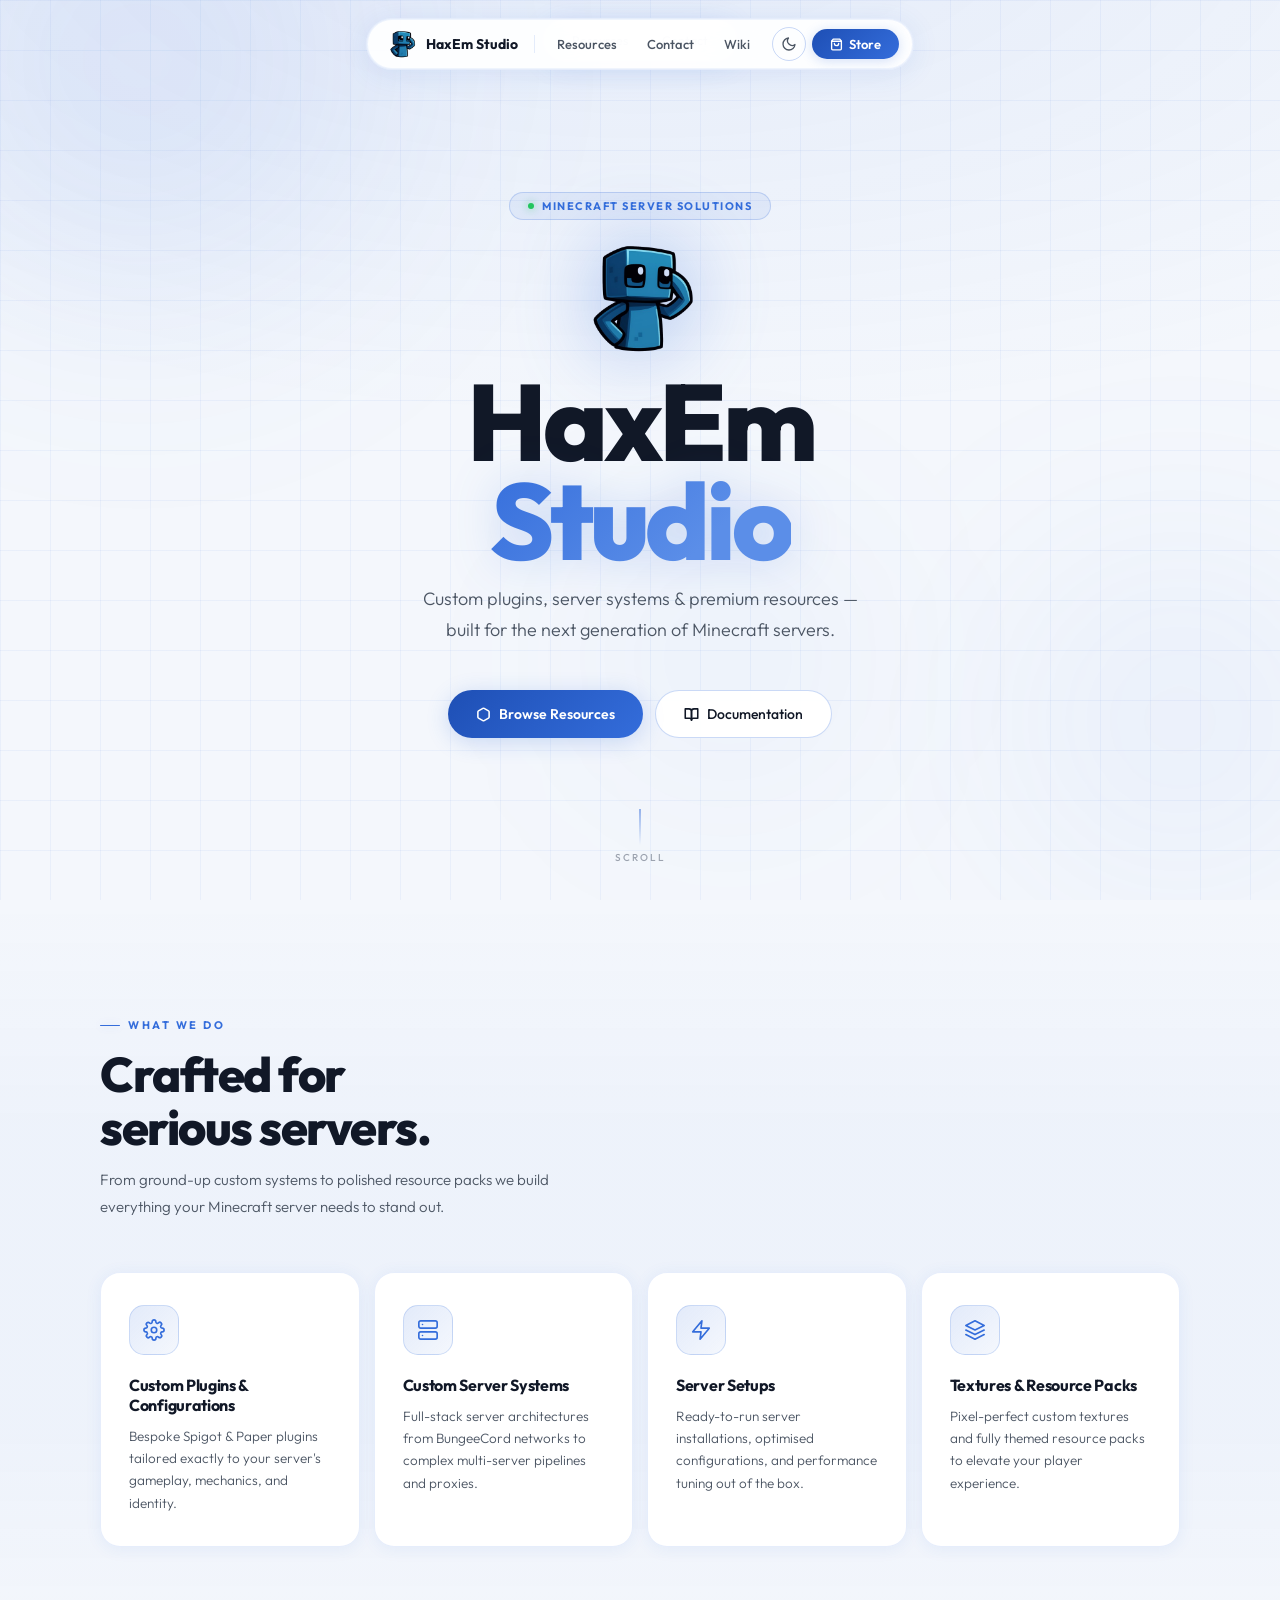
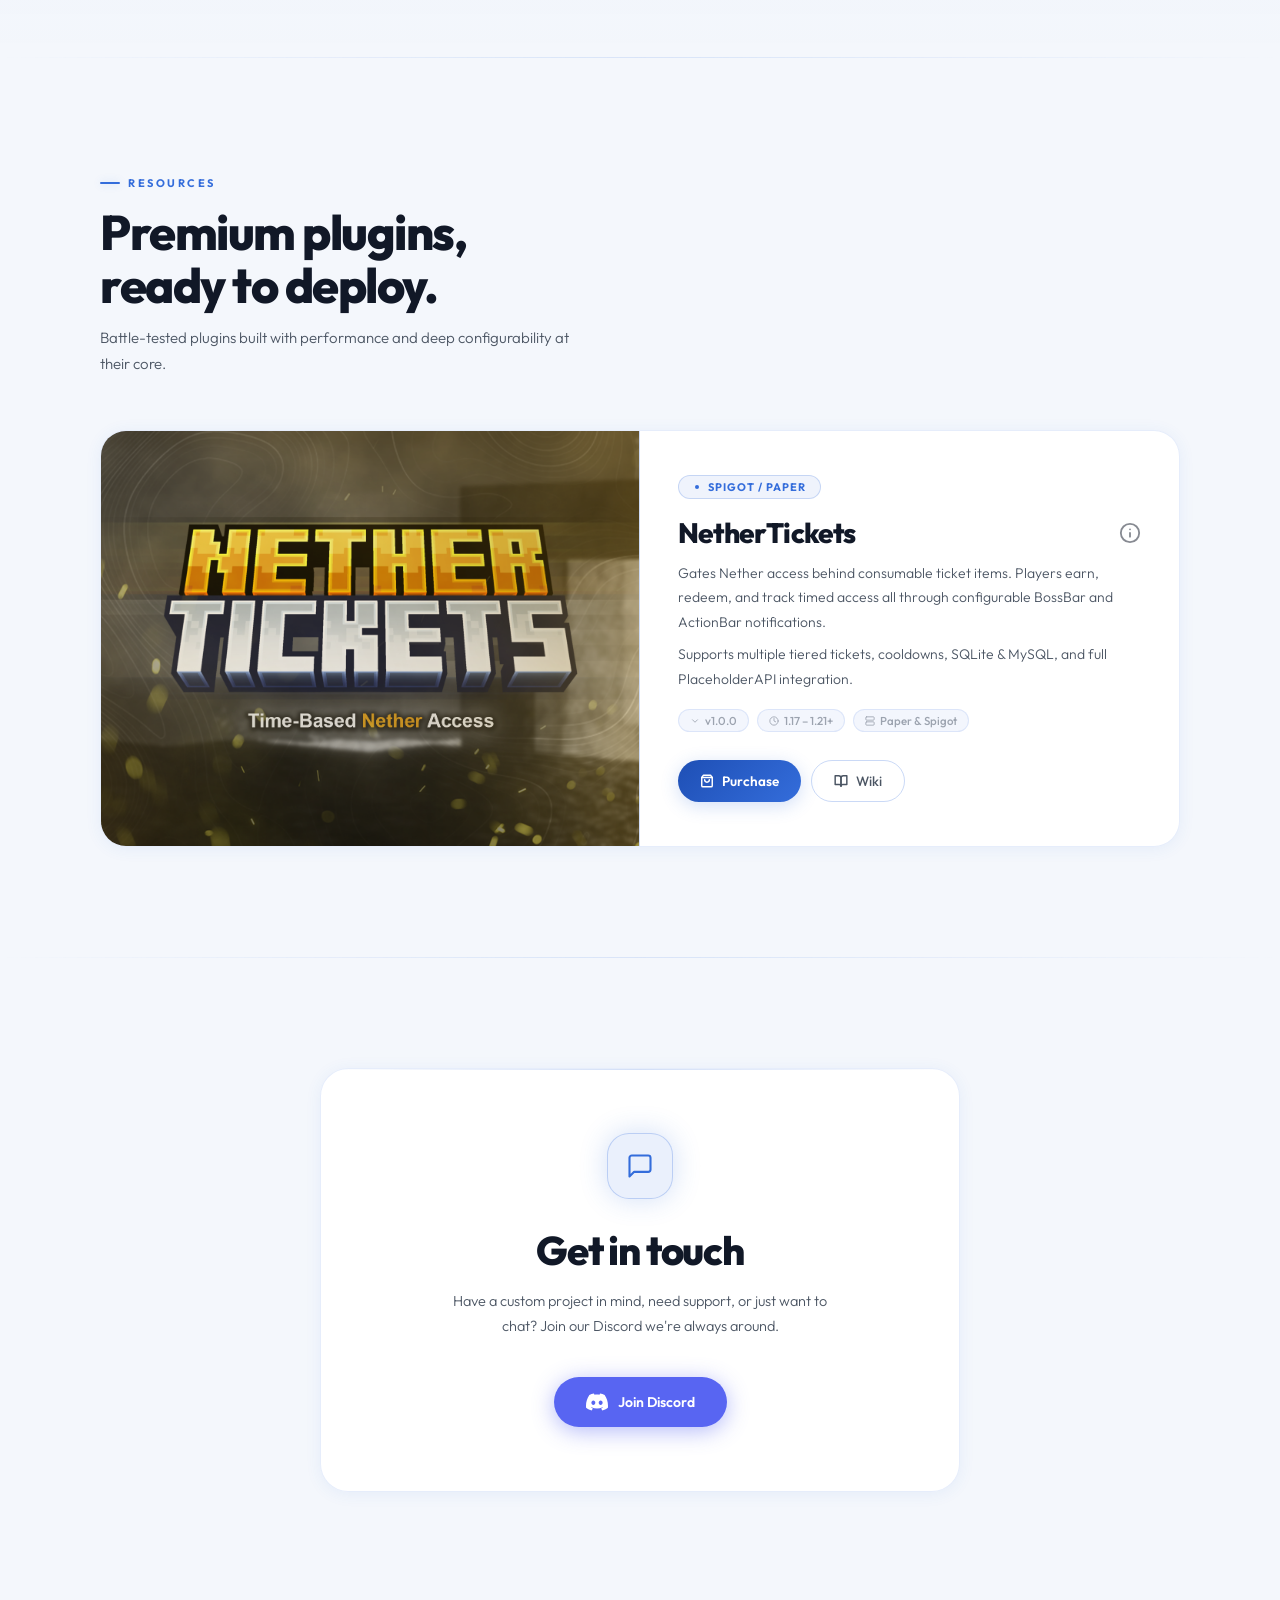
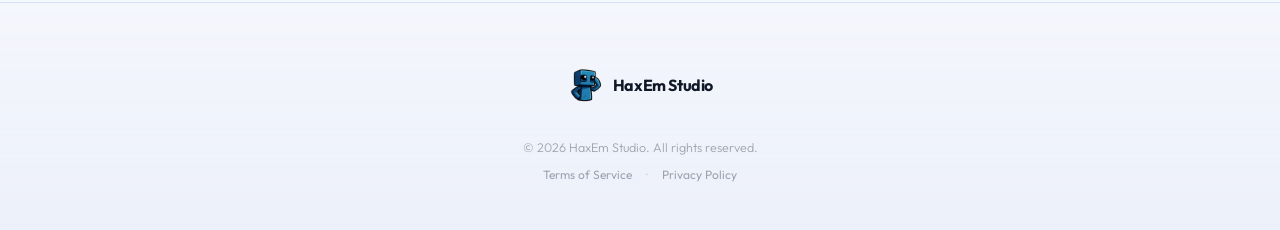
<file: index.html>
<!DOCTYPE html>
<html lang="en">

<head>
  <meta charset="UTF-8">
  <meta name="viewport" content="width=device-width, initial-scale=1.0">

  <script>
    (function () {
      var saved = localStorage.getItem('haxem-theme');
      if (saved === 'dark' || (!saved && window.matchMedia('(prefers-color-scheme: dark)').matches)) {
        document.documentElement.setAttribute('data-theme', 'dark');
      }
    })();
  </script>

  <title>HaxEm Studio — Custom Minecraft Plugins & Server Solutions</title>
  <meta name="description"
    content="HaxEm Studio crafts premium Minecraft plugins, custom server systems, and resource packs built for the next generation of serious servers.">
  <meta name="keywords"
    content="Minecraft plugins, Spigot plugins, Paper plugins, custom server systems, Minecraft resource packs, HaxEm Studio, server setup, BungeeCord">
  <meta name="author" content="HaxEm Studio">
  <meta name="robots" content="index, follow">
  <link rel="canonical" href="https://haxemstudio.vercel.app/">

  <meta property="og:type" content="website">
  <meta property="og:url" content="https://haxemstudio.vercel.app/">
  <meta property="og:title" content="HaxEm Studio — Custom Minecraft Plugins & Server Solutions">
  <meta property="og:description"
    content="Premium Minecraft plugins, custom server systems & resource packs — built for serious servers.">
  <meta property="og:image" content="https://haxemstudio.vercel.app/assets/og-image.png">
  <meta property="og:site_name" content="HaxEm Studio">
  <meta property="og:locale" content="en_US">

  <meta name="twitter:card" content="summary_large_image">
  <meta name="twitter:title" content="HaxEm Studio — Custom Minecraft Plugins">
  <meta name="twitter:description"
    content="Premium Minecraft plugins, custom server systems & resource packs — built for serious servers.">
  <meta name="twitter:image" content="https://haxemstudio.vercel.app/assets/og-image.png">

  <link rel="icon"
    href="data:image/svg+xml,%3Csvg xmlns='http://www.w3.org/2000/svg' viewBox='0 0 50 50'%3E%3Crect width='50' height='50' rx='12' fill='%232563EB'/%3E%3Cpath d='M10 8L10 42M10 25L40 25M40 8L40 42' stroke='white' stroke-width='7' stroke-linecap='round'/%3E%3C/svg%3E">
  <link rel="apple-touch-icon"
    href="data:image/svg+xml,%3Csvg xmlns='http://www.w3.org/2000/svg' viewBox='0 0 50 50'%3E%3Crect width='50' height='50' rx='12' fill='%232563EB'/%3E%3Cpath d='M10 8L10 42M10 25L40 25M40 8L40 42' stroke='white' stroke-width='7' stroke-linecap='round'/%3E%3C/svg%3E">

  <meta name="theme-color" content="#F4F7FC" media="(prefers-color-scheme: light)">
  <meta name="theme-color" content="#050A14" media="(prefers-color-scheme: dark)">

  <link rel="preconnect" href="https://fonts.googleapis.com">
  <link rel="preconnect" href="https://fonts.gstatic.com" crossorigin>
  <link href="https://fonts.googleapis.com/css2?family=Outfit:wght@200;300;400;500;600;700;800&display=swap"
    rel="stylesheet">

  <link rel="stylesheet" href="css/global.css">
  <link rel="stylesheet" href="css/index.css">
</head>

<body>

  <div id="toast" class="toast" role="status" aria-live="polite">
    <div class="toast-icon" aria-hidden="true">
      <svg viewBox="0 0 24 24">
        <path d="M12 22s8-4 8-10V5l-8-3-8 3v7c0 6 8 10 8 10z" />
      </svg>
    </div>
    <span class="toast-msg"></span>
  </div>

  <div class="blob-c" aria-hidden="true">
    <div class="blob b1"></div>
    <div class="blob b2"></div>
    <div class="blob b3"></div>
  </div>

  <nav aria-label="Main navigation">
    <a href="index.html" class="nav-logo" aria-label="HaxEm Studio home">
      <div class="nav-logo-icon" aria-hidden="true" style="background: transparent; box-shadow: none;">
        <img src="assets/logo.png" alt="HaxEm Studio Logo" width="384" height="384" style="width: 100%; height: 100%; border-radius: 9px; object-fit: contain;">
      </div>
      HaxEm Studio
    </a>
    <div class="nav-div" aria-hidden="true"></div>
    <a href="#resources" class="nav-link">Resources</a>
    <a href="#contact" class="nav-link">Contact</a>
    <a href="https://haxemstudio.gitbook.io/wiki" class="nav-link" target="_blank" rel="noopener noreferrer">Wiki</a>

    <button class="theme-toggle" id="theme-toggle" aria-label="Toggle dark mode" title="Toggle dark mode">
      <svg class="icon-moon" viewBox="0 0 24 24">
        <path d="M21 12.79A9 9 0 1 1 11.21 3 7 7 0 0 0 21 12.79z" stroke-linejoin="round" />
      </svg>
      <svg class="icon-sun" viewBox="0 0 24 24">
        <circle cx="12" cy="12" r="5" />
        <line x1="12" y1="1" x2="12" y2="3" />
        <line x1="12" y1="21" x2="12" y2="23" />
        <line x1="4.22" y1="4.22" x2="5.64" y2="5.64" />
        <line x1="18.36" y1="18.36" x2="19.78" y2="19.78" />
        <line x1="1" y1="12" x2="3" y2="12" />
        <line x1="21" y1="12" x2="23" y2="12" />
        <line x1="4.22" y1="19.78" x2="5.64" y2="18.36" />
        <line x1="18.36" y1="5.64" x2="19.78" y2="4.22" />
      </svg>
    </button>

    <a href="https://builtbybit.com/creators/haxem-studio.587287/" target="_blank" rel="noopener noreferrer"
      class="nav-cta" aria-label="Visit our store on BuiltByBit">
      <svg width="13" height="13" viewBox="0 0 24 24" fill="none" stroke="currentColor" stroke-width="2.5"
        stroke-linecap="round" stroke-linejoin="round" aria-hidden="true">
        <path d="M6 2 3 6v14a2 2 0 0 0 2 2h14a2 2 0 0 0 2-2V6l-3-4z" />
        <line x1="3" y1="6" x2="21" y2="6" />
        <path d="M16 10a4 4 0 0 1-8 0" />
      </svg>
      Store
    </a>

    <button class="nav-burger" id="nav-burger" aria-label="Toggle menu" aria-expanded="false">
      <span></span><span></span><span></span>
    </button>
  </nav>

  <div class="mob-menu" id="mob-menu" role="dialog" aria-label="Mobile navigation">
    <a href="#resources" class="mob-link">Resources</a>
    <a href="#contact" class="mob-link">Contact</a>
    <div class="mob-div" aria-hidden="true"></div>
    <a href="https://haxemstudio.gitbook.io/wiki" class="mob-link" target="_blank" rel="noopener noreferrer">Wiki</a>
    <a href="https://builtbybit.com/creators/haxem-studio.587287/" class="mob-link" target="_blank"
      rel="noopener noreferrer">Store</a>
    <div class="mob-div" aria-hidden="true"></div>
    <a href="legal.html" class="mob-link">Terms of Service</a>
    <a href="legal.html#privacy" class="mob-link">Privacy Policy</a>
  </div>


  <section class="hero" aria-labelledby="hero-heading">

    <div class="hero-badge">
      <span class="badge-dot" aria-hidden="true"></span>
      Minecraft Server Solutions
    </div>

    <div class="hero-logo" aria-hidden="true">
      <div class="logo-mark" style="background: transparent; box-shadow: none;">
        <img src="assets/logo.png" alt="HaxEm Studio Logo" width="384" height="384" style="width: 120px; height: 120px; border-radius: 26px; object-fit: contain; filter: drop-shadow(0 0 40px rgba(52, 109, 219, 0.4));">
      </div>
    </div>

    <h1 id="hero-heading">HaxEm<br><span>Studio</span></h1>

    <p class="hero-sub">
      Custom plugins, server systems &amp; premium resources —
      built for the next generation of Minecraft servers.
    </p>

    <div class="hero-actions">
      <a href="#resources" class="btn-p">
        <svg width="15" height="15" viewBox="0 0 24 24" fill="none" stroke="currentColor" stroke-width="2.5"
          stroke-linecap="round" stroke-linejoin="round" aria-hidden="true">
          <path
            d="M21 16V8a2 2 0 0 0-1-1.73l-7-4a2 2 0 0 0-2 0l-7 4A2 2 0 0 0 3 8v8a2 2 0 0 0 1 1.73l7 4a2 2 0 0 0 2 0l7-4A2 2 0 0 0 21 16z" />
        </svg>
        Browse Resources
      </a>
      <a href="https://haxemstudio.gitbook.io/wiki" class="btn-s" target="_blank" rel="noopener noreferrer">
        <svg width="15" height="15" viewBox="0 0 24 24" fill="none" stroke="currentColor" stroke-width="2.5"
          stroke-linecap="round" stroke-linejoin="round" aria-hidden="true">
          <path d="M2 3h6a4 4 0 0 1 4 4v14a3 3 0 0 0-3-3H2z" />
          <path d="M22 3h-6a4 4 0 0 0-4 4v14a3 3 0 0 1 3-3h7z" />
        </svg>
        Documentation
      </a>
    </div>

    <div class="scroll-ind" aria-label="Scroll down">
      <div class="sc-line" aria-hidden="true"></div>
      <span>Scroll</span>
    </div>
  </section>

  <section class="srv-sec" aria-labelledby="services-heading">
    <div class="container">

      <div class="reveal">
        <div class="sec-label" aria-hidden="true">What We Do</div>
        <h2 id="services-heading" class="sec-title">Crafted for<br>serious servers.</h2>
        <p class="sec-desc">From ground-up custom systems to polished resource packs we build everything your Minecraft
          server needs to stand out.</p>
      </div>

      <div class="srv-grid">

        <div class="srv-card reveal rd1">
          <div class="srv-icon" aria-hidden="true">
            <svg viewBox="0 0 24 24">
              <circle cx="12" cy="12" r="3" />
              <path
                d="M19.4 15a1.65 1.65 0 0 0 .33 1.82l.06.06a2 2 0 0 1-2.83 2.83l-.06-.06a1.65 1.65 0 0 0-1.82-.33 1.65 1.65 0 0 0-1 1.51V21a2 2 0 0 1-4 0v-.09A1.65 1.65 0 0 0 9 19.4a1.65 1.65 0 0 0-1.82.33l-.06.06a2 2 0 0 1-2.83-2.83l.06-.06A1.65 1.65 0 0 0 4.68 15a1.65 1.65 0 0 0-1.51-1H3a2 2 0 0 1 0-4h.09A1.65 1.65 0 0 0 4.6 9a1.65 1.65 0 0 0-.33-1.82l-.06-.06a2 2 0 0 1 2.83-2.83l.06.06A1.65 1.65 0 0 0 9 4.68a1.65 1.65 0 0 0 1-1.51V3a2 2 0 0 1 4 0v.09a1.65 1.65 0 0 0 1 1.51 1.65 1.65 0 0 0 1.82-.33l.06-.06a2 2 0 0 1 2.83 2.83l-.06.06A1.65 1.65 0 0 0 19.4 9a1.65 1.65 0 0 0 1.51 1H21a2 2 0 0 1 0 4h-.09a1.65 1.65 0 0 0-1.51 1z" />
            </svg>
          </div>
          <h3>Custom Plugins &amp; Configurations</h3>
          <p>Bespoke Spigot &amp; Paper plugins tailored exactly to your server's gameplay, mechanics, and identity.</p>
        </div>

        <div class="srv-card reveal rd2">
          <div class="srv-icon" aria-hidden="true">
            <svg viewBox="0 0 24 24">
              <rect x="2" y="2" width="20" height="8" rx="2" />
              <rect x="2" y="14" width="20" height="8" rx="2" />
              <line x1="6" y1="6" x2="6.01" y2="6" />
              <line x1="6" y1="18" x2="6.01" y2="18" />
            </svg>
          </div>
          <h3>Custom Server Systems</h3>
          <p>Full-stack server architectures from BungeeCord networks to complex multi-server pipelines and proxies.</p>
        </div>

        <div class="srv-card reveal rd3">
          <div class="srv-icon" aria-hidden="true">
            <svg viewBox="0 0 24 24">
              <polygon points="13 2 3 14 12 14 11 22 21 10 12 10 13 2" />
            </svg>
          </div>
          <h3>Server Setups</h3>
          <p>Ready-to-run server installations, optimised configurations, and performance tuning out of the box.</p>
        </div>

        <div class="srv-card reveal rd4">
          <div class="srv-icon" aria-hidden="true">
            <svg viewBox="0 0 24 24">
              <polygon points="12 2 2 7 12 12 22 7 12 2" />
              <polyline points="2 17 12 22 22 17" />
              <polyline points="2 12 12 17 22 12" />
            </svg>
          </div>
          <h3>Textures &amp; Resource Packs</h3>
          <p>Pixel-perfect custom textures and fully themed resource packs to elevate your player experience.</p>
        </div>

      </div>
    </div>
  </section>

  <div class="g-div" aria-hidden="true"></div>


  <section id="resources" aria-labelledby="resources-heading">
    <div class="container">

      <div class="reveal">
        <div class="sec-label" aria-hidden="true">Resources</div>
        <h2 id="resources-heading" class="sec-title">Premium plugins,<br>ready to deploy.</h2>
        <p class="sec-desc">Battle-tested plugins built with performance and deep configurability at their core.</p>
      </div>

      <article class="res-card reveal" aria-label="NetherTickets plugin">

        <div class="res-img" aria-hidden="true">
          <img src="assets/nethertickets.png" alt="NetherTickets Preview" width="1920" height="1080" class="res-banner" loading="lazy">
        </div>

        <div class="res-body">
          <div class="res-tag">
            <svg width="8" height="8" viewBox="0 0 24 24" fill="currentColor" aria-hidden="true">
              <circle cx="12" cy="12" r="6" />
            </svg>
            Spigot / Paper
          </div>
          <div style="display: flex; align-items: center; justify-content: space-between; margin-bottom: 12px;">
            <h3 style="margin-bottom: 0;">NetherTickets</h3>
            <div class="custom-tooltip-wrapper" data-tooltip="Timed Nether access with tickets, entry rules, placeholders, and SQLite/MySQL support." style="cursor: default; opacity: 0.5; display: flex; transition: opacity 0.2s;">
              <svg width="22" height="22" viewBox="0 0 24 24" fill="none" stroke="currentColor" stroke-width="2" stroke-linecap="round" stroke-linejoin="round" aria-hidden="true">
                <circle cx="12" cy="12" r="10"></circle>
                <line x1="12" y1="16" x2="12" y2="12"></line>
                <line x1="12" y1="8" x2="12.01" y2="8"></line>
              </svg>
            </div>
          </div>
          <p>Gates Nether access behind consumable ticket items. Players earn, redeem, and track timed access all
            through configurable BossBar and ActionBar notifications.</p>
          <p>Supports multiple tiered tickets, cooldowns, SQLite &amp; MySQL, and full PlaceholderAPI integration.</p>

          <div class="res-meta">
            <span class="res-chip">
              <svg viewBox="0 0 24 24" aria-hidden="true">
                <polyline points="6 9 12 15 18 9" />
              </svg>
              v1.0.0
            </span>
            <span class="res-chip">
              <svg viewBox="0 0 24 24" aria-hidden="true">
                <circle cx="12" cy="12" r="10" />
                <polyline points="12 6 12 12 16 14" />
              </svg>
              1.17 – 1.21+
            </span>
            <span class="res-chip">
              <svg viewBox="0 0 24 24" aria-hidden="true">
                <rect x="2" y="2" width="20" height="8" rx="2" />
                <rect x="2" y="14" width="20" height="8" rx="2" />
              </svg>
              Paper &amp; Spigot
            </span>
          </div>

          <div class="res-actions">
            <a href="https://builtbybit.com/resources/nethertickets-time-based-nether-access.104698/" target="_blank" rel="noopener noreferrer"
              class="btn-buy" id="nethertickets-buy">
              <svg width="14" height="14" viewBox="0 0 24 24" fill="none" stroke="currentColor" stroke-width="2.5"
                stroke-linecap="round" stroke-linejoin="round" aria-hidden="true">
                <path d="M6 2 3 6v14a2 2 0 0 0 2 2h14a2 2 0 0 0 2-2V6l-3-4z" />
                <line x1="3" y1="6" x2="21" y2="6" />
                <path d="M16 10a4 4 0 0 1-8 0" />
              </svg>
              Purchase
            </a>
            <a href="https://haxemstudio.gitbook.io/wiki/plugins/nethertickets" class="btn-wk" target="_blank"
              rel="noopener noreferrer" id="nethertickets-wiki">
              <svg width="14" height="14" viewBox="0 0 24 24" fill="none" stroke="currentColor" stroke-width="2.5"
                stroke-linecap="round" stroke-linejoin="round" aria-hidden="true">
                <path d="M2 3h6a4 4 0 0 1 4 4v14a3 3 0 0 0-3-3H2z" />
                <path d="M22 3h-6a4 4 0 0 0-4 4v14a3 3 0 0 1 3-3h7z" />
              </svg>
              Wiki
            </a>
          </div>
        </div>
      </article>

    </div>
  </section>

  <div class="g-div" aria-hidden="true"></div>


  <section id="contact" class="contact-sec" aria-labelledby="contact-heading">
    <div class="container">

      <div class="contact-card reveal">
        <div class="contact-icon" aria-hidden="true">
          <svg viewBox="0 0 24 24">
            <path d="M21 15a2 2 0 0 1-2 2H7l-4 4V5a2 2 0 0 1 2-2h14a2 2 0 0 1 2 2z" />
          </svg>
        </div>

        <h2 id="contact-heading">Get in touch</h2>
        <p>Have a custom project in mind, need support, or just want to chat? Join our Discord we're always around.</p>

        <div class="contact-links">
          <a href="#" class="btn-discord" data-soon="Discord" id="discord-link">
            <img src="assets/discord.svg" width="22" height="22" alt="" aria-hidden="true">
            Join Discord
          </a>
        </div>
      </div>

    </div>
  </section>


  <footer>
    <a href="index.html" class="ft-logo" aria-label="HaxEm Studio home">
      <div class="ft-mark" aria-hidden="true" style="background: transparent; box-shadow: none;">
        <img src="assets/logo.png" alt="HaxEm Studio Logo" width="384" height="384" style="width: 100%; height: 100%; border-radius: 11px; object-fit: contain;">
      </div>
      <span>HaxEm Studio</span>
    </a>

    <nav class="ft-links" aria-label="Footer navigation">
      <a href="#resources" class="ft-link">Resources</a>
      <a href="#contact" class="ft-link">Contact</a>
    </nav>

    <div class="ft-bottom">
      <p>© 2026 HaxEm Studio. All rights reserved.</p>
      <div class="ft-legal">
        <a href="legal.html" class="ft-legal-link">Terms of Service</a>
        <span class="ft-sep">&middot;</span>
        <a href="legal.html#privacy" class="ft-legal-link">Privacy Policy</a>
      </div>
    </div>
  </footer>


  <script src="js/main.js"></script>

</body>

</html>
</file>
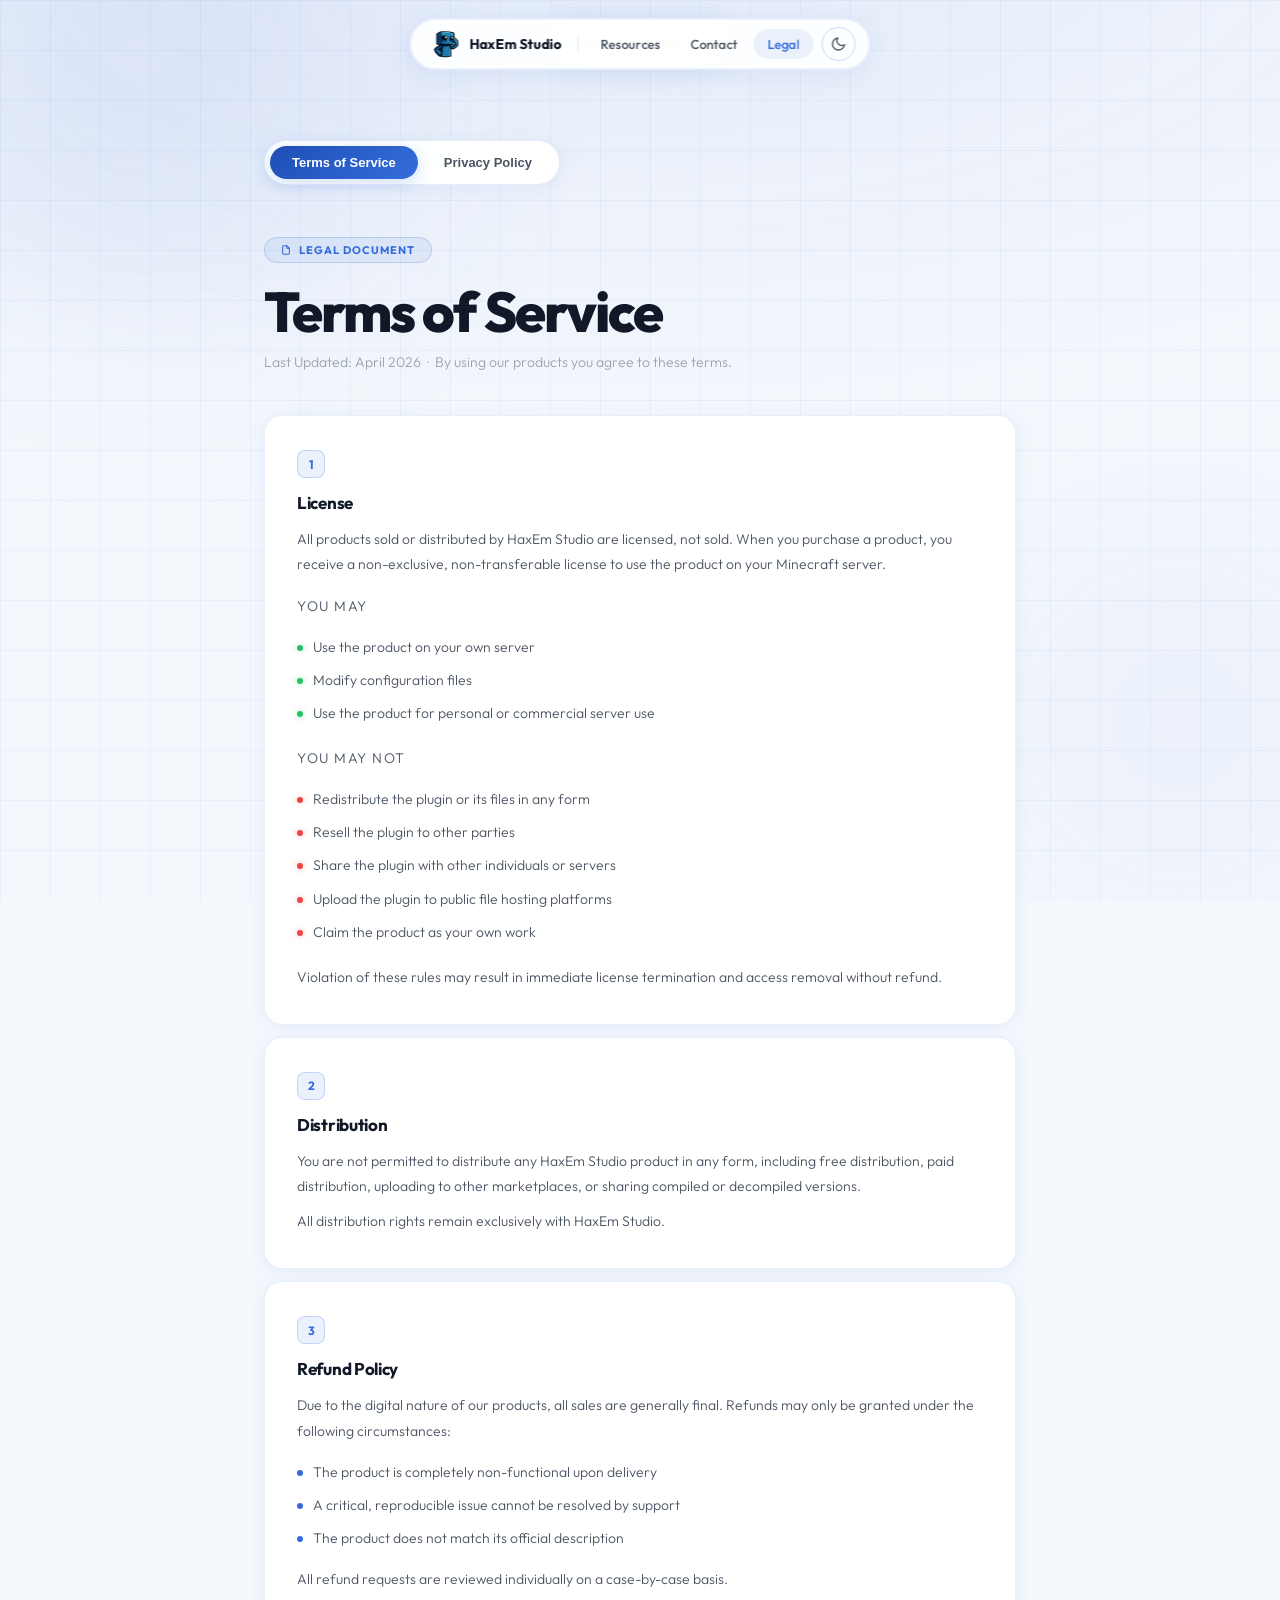
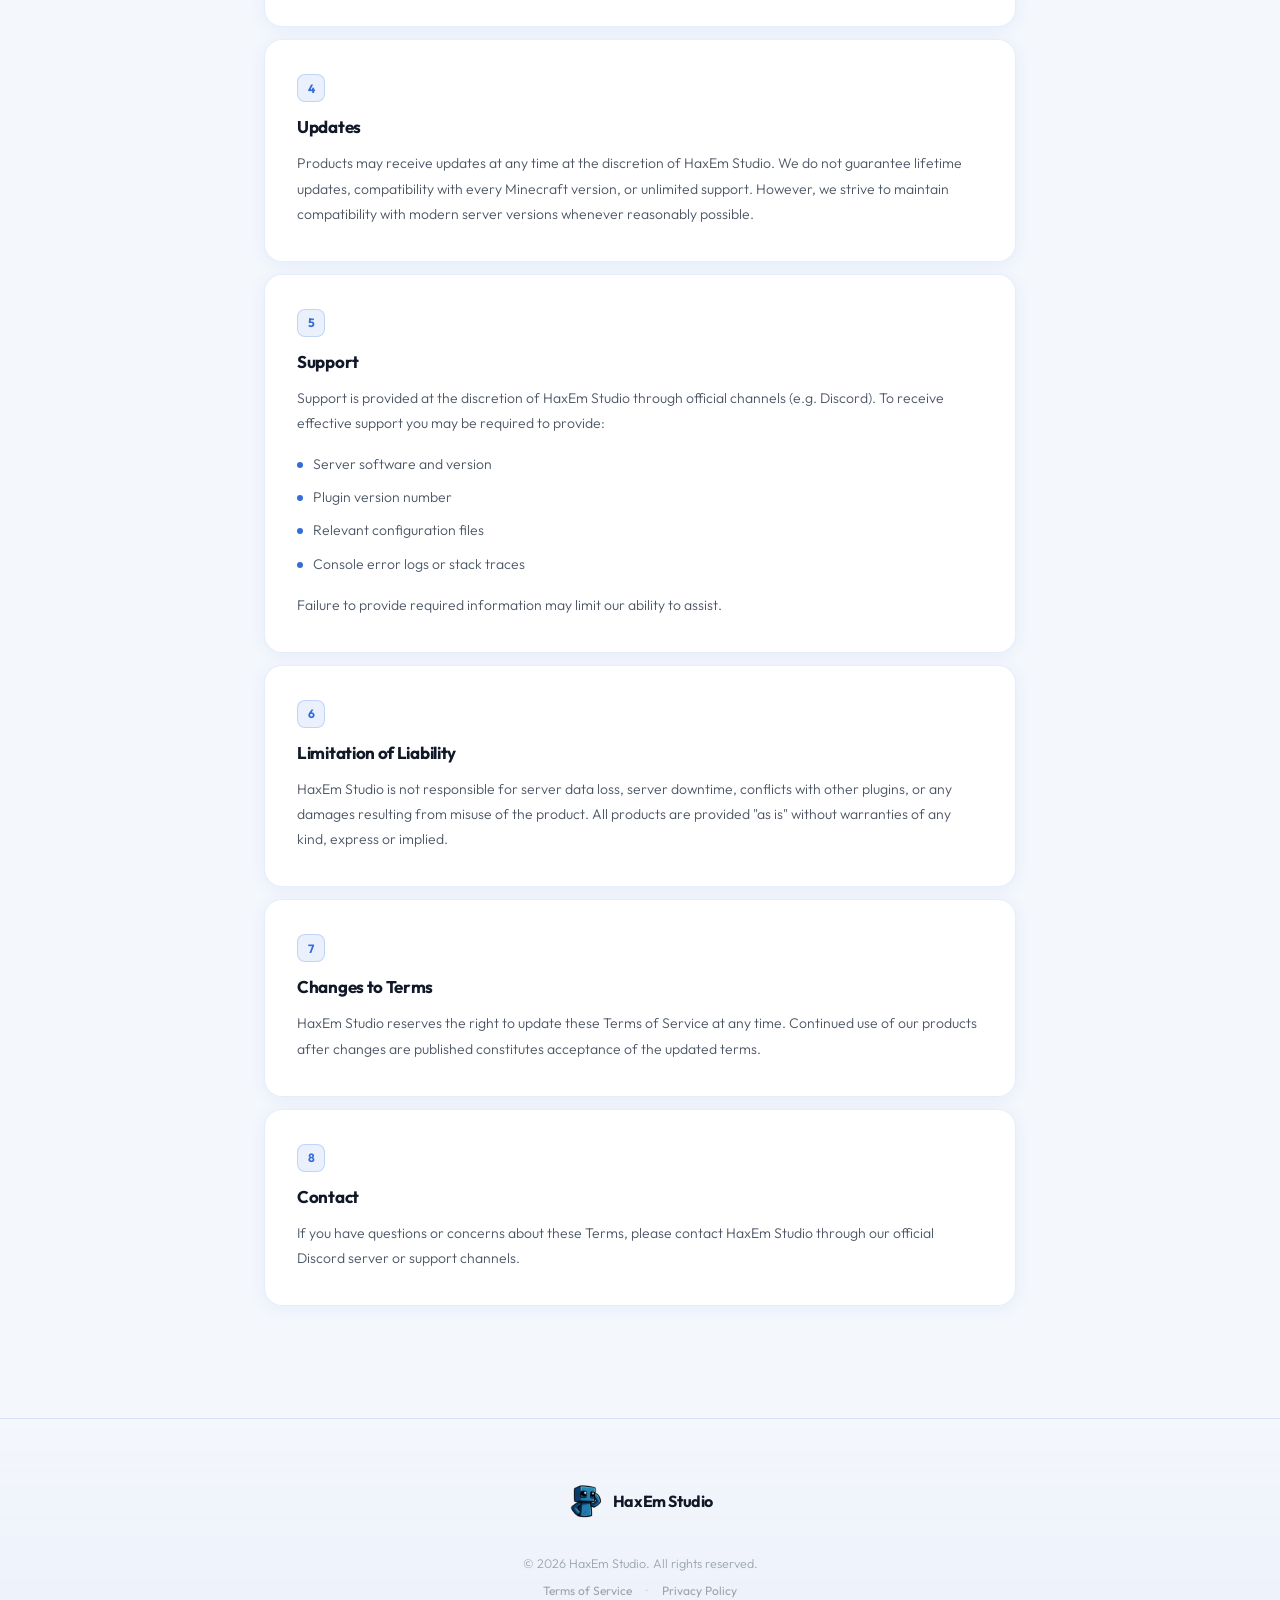
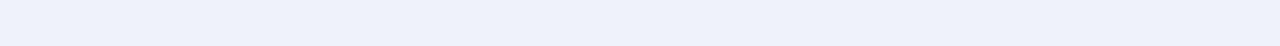
<file: legal.html>
<!DOCTYPE html>
<html lang="en">

<head>
  <meta charset="UTF-8">
  <meta name="viewport" content="width=device-width, initial-scale=1.0">

  <script>
    (function () {
      var saved = localStorage.getItem('haxem-theme');
      if (saved === 'dark' || (!saved && window.matchMedia('(prefers-color-scheme: dark)').matches)) {
        document.documentElement.setAttribute('data-theme', 'dark');
      }
    })();
  </script>

  <title>Legal — HaxEm Studio</title>
  <meta name="description"
    content="Terms of Service and Privacy Policy for HaxEm Studio products and services. Read our licensing terms, refund policy, and data practices.">
  <meta name="author" content="HaxEm Studio">
  <meta name="robots" content="index, follow">
  <link rel="canonical" href="https://haxemstudio.vercel.app/legal.html">

  <meta property="og:type" content="website">
  <meta property="og:url" content="https://haxemstudio.vercel.app/legal.html">
  <meta property="og:title" content="Legal — HaxEm Studio">
  <meta property="og:description" content="Terms of Service and Privacy Policy for HaxEm Studio products and services.">
  <meta property="og:image" content="https://haxemstudio.vercel.app/assets/og-image.png">
  <meta property="og:site_name" content="HaxEm Studio">

  <meta name="twitter:card" content="summary">
  <meta name="twitter:title" content="Legal — HaxEm Studio">
  <meta name="twitter:description" content="Terms of Service and Privacy Policy for HaxEm Studio products.">

  <link rel="icon"
    href="data:image/svg+xml,%3Csvg xmlns='http://www.w3.org/2000/svg' viewBox='0 0 50 50'%3E%3Crect width='50' height='50' rx='12' fill='%232563EB'/%3E%3Cpath d='M10 8L10 42M10 25L40 25M40 8L40 42' stroke='white' stroke-width='7' stroke-linecap='round'/%3E%3C/svg%3E">

  <meta name="theme-color" content="#F4F7FC" media="(prefers-color-scheme: light)">
  <meta name="theme-color" content="#050A14" media="(prefers-color-scheme: dark)">


  <link rel="preconnect" href="https://fonts.googleapis.com">
  <link rel="preconnect" href="https://fonts.gstatic.com" crossorigin>
  <link href="https://fonts.googleapis.com/css2?family=Outfit:wght@200;300;400;500;600;700;800&display=swap"
    rel="stylesheet">


  <link rel="stylesheet" href="css/global.css">
  <link rel="stylesheet" href="css/legal.css">
</head>

<body>

  <div class="blob-c" aria-hidden="true">
    <div class="blob b1"></div>
    <div class="blob b2"></div>
  </div>
  <nav aria-label="Main navigation">
    <a href="index.html" class="nav-logo" aria-label="HaxEm Studio home">
      <div class="nav-logo-icon" aria-hidden="true" style="background: transparent; box-shadow: none;">
        <img src="assets/logo.png" alt="HaxEm Studio Logo" width="384" height="384" style="width: 100%; height: 100%; border-radius: 9px; object-fit: contain;">
      </div>
      HaxEm Studio
    </a>
    <div class="nav-div" aria-hidden="true"></div>
    <a href="index.html#resources" class="nav-link">Resources</a>
    <a href="index.html#contact" class="nav-link">Contact</a>
    <a href="legal.html" class="nav-link active" aria-current="page">Legal</a>

    <button class="theme-toggle" id="theme-toggle" aria-label="Toggle dark mode" title="Toggle dark mode">
      <svg class="icon-moon" viewBox="0 0 24 24">
        <path d="M21 12.79A9 9 0 1 1 11.21 3 7 7 0 0 0 21 12.79z" stroke-linejoin="round" />
      </svg>
      <svg class="icon-sun" viewBox="0 0 24 24">
        <circle cx="12" cy="12" r="5" />
        <line x1="12" y1="1" x2="12" y2="3" />
        <line x1="12" y1="21" x2="12" y2="23" />
        <line x1="4.22" y1="4.22" x2="5.64" y2="5.64" />
        <line x1="18.36" y1="18.36" x2="19.78" y2="19.78" />
        <line x1="1" y1="12" x2="3" y2="12" />
        <line x1="21" y1="12" x2="23" y2="12" />
        <line x1="4.22" y1="19.78" x2="5.64" y2="18.36" />
        <line x1="18.36" y1="5.64" x2="19.78" y2="4.22" />
      </svg>
    </button>

    <button class="nav-burger" id="nav-burger" aria-label="Toggle menu" aria-expanded="false">
      <span></span><span></span><span></span>
    </button>
  </nav>

  <div class="mob-menu" id="mob-menu" role="dialog" aria-label="Mobile navigation">
    <a href="index.html" class="mob-link">Home</a>
    <a href="index.html#resources" class="mob-link">Resources</a>
    <a href="index.html#contact" class="mob-link">Contact</a>
    <div class="mob-div" aria-hidden="true"></div>
    <a href="https://haxemstudio.gitbook.io/wiki" class="mob-link" target="_blank" rel="noopener noreferrer">Wiki</a>
    <a href="https://builtbybit.com/creators/haxem-studio.587287/" class="mob-link" target="_blank"
      rel="noopener noreferrer">Store</a>
    <div class="mob-div" aria-hidden="true"></div>
    <a href="legal.html" class="mob-link">Terms of Service</a>
    <a href="legal.html#privacy" class="mob-link">Privacy Policy</a>
  </div>

  <main class="page-wrap">

    <div class="tab-bar" role="tablist" aria-label="Legal documents">
      <button class="tab active" role="tab" id="tab-tos" aria-selected="true" aria-controls="tos"
        onclick="switchTab('tos', this)">Terms of Service</button>
      <button class="tab" role="tab" id="tab-privacy" aria-selected="false" aria-controls="privacy"
        onclick="switchTab('privacy', this)">Privacy Policy</button>
    </div>

    <div class="panel active" id="tos" role="tabpanel" aria-labelledby="tab-tos">
      <div class="doc-header">
        <div class="doc-badge" aria-hidden="true">
          <svg width="10" height="10" viewBox="0 0 24 24" fill="none" stroke="currentColor" stroke-width="2.5"
            stroke-linecap="round">
            <path d="M14 2H6a2 2 0 0 0-2 2v16a2 2 0 0 0 2 2h12a2 2 0 0 0 2-2V8z" />
            <polyline points="14 2 14 8 20 8" />
          </svg>
          Legal Document
        </div>
        <h1>Terms of Service</h1>
        <p>Last Updated: April 2026 &nbsp;·&nbsp; By using our products you agree to these terms.</p>
      </div>

      <div class="doc-section">
        <div class="sec-num" aria-hidden="true">1</div>
        <h2>License</h2>
        <p>All products sold or distributed by HaxEm Studio are licensed, not sold. When you purchase a product, you
          receive a non-exclusive, non-transferable license to use the product on your Minecraft server.</p>
        <p class="list-label">You may</p>
        <ul class="doc-list allowed">
          <li>Use the product on your own server</li>
          <li>Modify configuration files</li>
          <li>Use the product for personal or commercial server use</li>
        </ul>
        <p class="list-label">You may not</p>
        <ul class="doc-list denied">
          <li>Redistribute the plugin or its files in any form</li>
          <li>Resell the plugin to other parties</li>
          <li>Share the plugin with other individuals or servers</li>
          <li>Upload the plugin to public file hosting platforms</li>
          <li>Claim the product as your own work</li>
        </ul>
        <p style="margin-top: 16px;">Violation of these rules may result in immediate license termination and access
          removal without refund.</p>
      </div>

      <div class="doc-section">
        <div class="sec-num" aria-hidden="true">2</div>
        <h2>Distribution</h2>
        <p>You are not permitted to distribute any HaxEm Studio product in any form, including free distribution, paid
          distribution, uploading to other marketplaces, or sharing compiled or decompiled versions.</p>
        <p>All distribution rights remain exclusively with HaxEm Studio.</p>
      </div>

      <div class="doc-section">
        <div class="sec-num" aria-hidden="true">3</div>
        <h2>Refund Policy</h2>
        <p>Due to the digital nature of our products, all sales are generally final. Refunds may only be granted under
          the following circumstances:</p>
        <ul class="doc-list">
          <li>The product is completely non-functional upon delivery</li>
          <li>A critical, reproducible issue cannot be resolved by support</li>
          <li>The product does not match its official description</li>
        </ul>
        <p>All refund requests are reviewed individually on a case-by-case basis.</p>
      </div>

      <div class="doc-section">
        <div class="sec-num" aria-hidden="true">4</div>
        <h2>Updates</h2>
        <p>Products may receive updates at any time at the discretion of HaxEm Studio. We do not guarantee lifetime
          updates, compatibility with every Minecraft version, or unlimited support. However, we strive to maintain
          compatibility with modern server versions whenever reasonably possible.</p>
      </div>

      <div class="doc-section">
        <div class="sec-num" aria-hidden="true">5</div>
        <h2>Support</h2>
        <p>Support is provided at the discretion of HaxEm Studio through official channels (e.g. Discord). To receive
          effective support you may be required to provide:</p>
        <ul class="doc-list">
          <li>Server software and version</li>
          <li>Plugin version number</li>
          <li>Relevant configuration files</li>
          <li>Console error logs or stack traces</li>
        </ul>
        <p>Failure to provide required information may limit our ability to assist.</p>
      </div>

      <div class="doc-section">
        <div class="sec-num" aria-hidden="true">6</div>
        <h2>Limitation of Liability</h2>
        <p>HaxEm Studio is not responsible for server data loss, server downtime, conflicts with other plugins, or any
          damages resulting from misuse of the product. All products are provided "as is" without warranties of any
          kind, express or implied.</p>
      </div>

      <div class="doc-section">
        <div class="sec-num" aria-hidden="true">7</div>
        <h2>Changes to Terms</h2>
        <p>HaxEm Studio reserves the right to update these Terms of Service at any time. Continued use of our products
          after changes are published constitutes acceptance of the updated terms.</p>
      </div>

      <div class="doc-section">
        <div class="sec-num" aria-hidden="true">8</div>
        <h2>Contact</h2>
        <p>If you have questions or concerns about these Terms, please contact HaxEm Studio through our official Discord
          server or support channels.</p>
      </div>
    </div>

    <div class="panel" id="privacy" role="tabpanel" aria-labelledby="tab-privacy">
      <div class="doc-header">
        <div class="doc-badge" aria-hidden="true">
          <svg width="10" height="10" viewBox="0 0 24 24" fill="none" stroke="currentColor" stroke-width="2.5"
            stroke-linecap="round">
            <path d="M12 22s8-4 8-10V5l-8-3-8 3v7c0 6 8 10 8 10z" />
          </svg>
          Legal Document
        </div>
        <h1>Privacy Policy</h1>
        <p>Last Updated: April 2026 &nbsp;·&nbsp; How HaxEm Studio handles your information.</p>
      </div>

      <div class="doc-section">
        <div class="sec-num" aria-hidden="true">1</div>
        <h2>Information We Collect</h2>
        <p>Most HaxEm Studio plugins do not collect personal data from end users. Depending on the product, the
          following technical data may be processed locally:</p>
        <ul class="doc-list">
          <li>Minecraft player UUID</li>
          <li>Player username</li>
          <li>Server IP address (for whitelist/authentication features)</li>
          <li>Plugin configuration data</li>
          <li>Server environment information (for debugging purposes)</li>
        </ul>
        <p>This information is used solely for plugin functionality and is not transmitted externally by default.</p>
      </div>

      <div class="doc-section">
        <div class="sec-num" aria-hidden="true">2</div>
        <h2>Data Storage</h2>
        <p>Data may be stored locally on your server using SQLite databases, MySQL databases, or plain configuration
          files. HaxEm Studio does not automatically collect or store this data on external servers. All data remains
          under the full control of the server owner.</p>
      </div>

      <div class="doc-section">
        <div class="sec-num" aria-hidden="true">3</div>
        <h2>Third-Party Integrations</h2>
        <p>Some plugins may integrate with optional third-party services such as PlaceholderAPI, EssentialsX, or
          external databases (MySQL/MariaDB). These integrations are fully optional and controlled by the server
          administrator. HaxEm Studio is not responsible for the data practices of third-party services.</p>
      </div>

      <div class="doc-section">
        <div class="sec-num" aria-hidden="true">4</div>
        <h2>Analytics and Metrics</h2>
        <p>Some plugins may include anonymous usage metrics via bStats, such as plugin version, server software type, or
          basic environment data. This helps us improve stability and compatibility. No personally identifiable
          information (PII) is collected. You may disable bStats globally via your server's bStats configuration file.
        </p>
      </div>

      <div class="doc-section">
        <div class="sec-num" aria-hidden="true">5</div>
        <h2>Data Control</h2>
        <p>Server owners retain full control over all data generated by HaxEm Studio plugins. You may delete databases,
          disable optional metrics, and modify or remove configuration files at any time without restriction.</p>
      </div>

      <div class="doc-section">
        <div class="sec-num" aria-hidden="true">6</div>
        <h2>Security</h2>
        <p>HaxEm Studio takes reasonable precautions to ensure that plugins do not expose sensitive information or
          introduce security vulnerabilities. However, server owners are independently responsible for maintaining a
          secure server environment.</p>
      </div>

      <div class="doc-section">
        <div class="sec-num" aria-hidden="true">7</div>
        <h2>Changes to This Policy</h2>
        <p>This Privacy Policy may be updated at any time. Changes will be reflected with an updated "Last Updated"
          date. Significant changes will be communicated through our official Discord server where possible.</p>
      </div>

      <div class="doc-section">
        <div class="sec-num" aria-hidden="true">8</div>
        <h2>Contact</h2>
        <p>If you have questions or concerns regarding this Privacy Policy or your data, please contact HaxEm Studio
          through our official support channels on Discord.</p>
      </div>
    </div>

  </main>

  <footer>
    <a href="index.html" class="ft-logo" aria-label="HaxEm Studio home">
      <div class="ft-mark" aria-hidden="true" style="background: transparent; box-shadow: none;">
        <img src="assets/logo.png" alt="HaxEm Studio Logo" width="384" height="384" style="width: 100%; height: 100%; border-radius: 11px; object-fit: contain;">
      </div>
      <span>HaxEm Studio</span>
    </a>

    <nav class="ft-links" aria-label="Footer navigation">
      <a href="index.html" class="ft-link">Home</a>
      <a href="index.html#resources" class="ft-link">Resources</a>
    </nav>

    <div class="ft-bottom">
      <p>© 2026 HaxEm Studio. All rights reserved.</p>
      <div class="ft-legal">
        <a href="#tos" class="ft-legal-link" onclick="switchTabByName('tos')">Terms of Service</a>
        <span class="ft-sep">&middot;</span>
        <a href="#privacy" class="ft-legal-link" onclick="switchTabByName('privacy')">Privacy Policy</a>
      </div>
    </div>
  </footer>

  <script src="js/legal.js"></script>
  <script>
    document.getElementById('theme-toggle')?.addEventListener('click', function () {
      var isDark = document.documentElement.getAttribute('data-theme') === 'dark';
      var next = isDark ? 'light' : 'dark';
      document.documentElement.setAttribute('data-theme', next);
      localStorage.setItem('haxem-theme', next);
    });

    (function () {
      var burger = document.getElementById('nav-burger');
      var menu = document.getElementById('mob-menu');
      if (!burger || !menu) return;
      function closeMenu() {
        burger.classList.remove('open');
        menu.classList.remove('open');
        burger.setAttribute('aria-expanded', 'false');
      }
      burger.addEventListener('click', function (e) {
        e.stopPropagation();
        var isOpen = burger.classList.toggle('open');
        menu.classList.toggle('open', isOpen);
        burger.setAttribute('aria-expanded', String(isOpen));
      });
      document.addEventListener('click', function (e) {
        if (!burger.contains(e.target) && !menu.contains(e.target)) closeMenu();
      });
      menu.querySelectorAll('a').forEach(function (a) { a.addEventListener('click', closeMenu); });
    })();
  </script>

</body>

</html>
</file>
<file: css/global.css>
:root {
  --accent: #346DDB;
  --accent-light: #5B8EE8;
  --accent-dark: #1E4FB5;
  --accent-glow: rgba(52, 109, 219, 0.22);

  --bg: #F4F7FC;
  --bg2: #ECF0FA;
  --bg3: #E3E9F7;
  --card-bg: rgba(255, 255, 255, 0.96);
  --glass: rgba(52, 109, 219, 0.04);
  --nav-bg: rgba(255, 255, 255, 0.92);

  --border: rgba(52, 109, 219, 0.12);
  --border2: rgba(52, 109, 219, 0.26);
  --border-glow: rgba(52, 109, 219, 0.55);

  --text: #111827;
  --text2: #4B5563;
  --text3: #9CA3AF;

  --grid-color: rgba(52, 109, 219, 0.055);
  --glow-top: rgba(52, 109, 219, 0.08);
  --b1-color: rgba(52, 109, 219, 0.13);
  --b2-color: rgba(91, 142, 232, 0.09);
  --b3-color: rgba(52, 109, 219, 0.07);

  --nav-shadow: 0 4px 28px rgba(52, 109, 219, 0.10), 0 0 0 1px rgba(52, 109, 219, 0.07) inset;
  --card-shadow: 0 2px 16px rgba(52, 109, 219, 0.08);
  --hover-shadow: 0 20px 56px rgba(52, 109, 219, 0.14);

  --radius: 20px;
  --radius-sm: 12px;
  --radius-lg: 28px;
  --ease: cubic-bezier(0.22, 1, 0.36, 1);
}

html[data-theme="dark"] {
  --accent: #4F8EF7;
  --accent-light: #7EB0FF;
  --accent-dark: #2563EB;
  --accent-glow: rgba(79, 142, 247, 0.30);

  --bg: #050A14;
  --bg2: #080E1C;
  --bg3: #0C1424;
  --card-bg: rgba(8, 14, 28, 0.82);
  --glass: rgba(79, 142, 247, 0.055);
  --nav-bg: rgba(5, 10, 20, 0.88);

  --border: rgba(79, 142, 247, 0.13);
  --border2: rgba(79, 142, 247, 0.30);
  --border-glow: rgba(79, 142, 247, 0.55);

  --text: #EDF2FF;
  --text2: #7B8DB0;
  --text3: #3D4E6B;

  --grid-color: rgba(79, 142, 247, 0.032);
  --glow-top: rgba(79, 142, 247, 0.13);
  --b1-color: rgba(79, 142, 247, 0.15);
  --b2-color: rgba(139, 92, 246, 0.11);
  --b3-color: rgba(79, 142, 247, 0.08);

  --nav-shadow: 0 4px 32px rgba(0, 0, 0, 0.50), 0 0 0 1px rgba(79, 142, 247, 0.07) inset;
  --card-shadow: 0 2px 20px rgba(0, 0, 0, 0.35);
  --hover-shadow: 0 24px 64px rgba(0, 0, 0, 0.45);
}

*,
*::before,
*::after {
  box-sizing: border-box;
  margin: 0;
  padding: 0;
}

html {
  scroll-behavior: smooth;
  color-scheme: light;
}

html[data-theme="dark"] {
  color-scheme: dark;
}

body {
  font-family: 'Outfit', sans-serif;
  background: var(--bg);
  color: var(--text);
  overflow-x: hidden;
  -webkit-font-smoothing: antialiased;
  -moz-osx-font-smoothing: grayscale;
  transition: background-color 0.35s, color 0.35s;
}

body::before {
  content: '';
  position: fixed;
  inset: 0;
  pointer-events: none;
  z-index: 0;
  background-image:
    linear-gradient(var(--grid-color) 1px, transparent 1px),
    linear-gradient(90deg, var(--grid-color) 1px, transparent 1px);
  background-size: 50px 50px;
}

body::after {
  content: '';
  position: fixed;
  inset: 0;
  pointer-events: none;
  z-index: 0;
  background: radial-gradient(ellipse 90% 55% at 50% -8%, var(--glow-top), transparent);
}

@media (max-width: 640px) {
  body::after,
  .blob-c {
    display: none;
  }
}


.blob-c {
  position: fixed;
  inset: 0;
  pointer-events: none;
  z-index: 0;
  overflow: hidden;
}

.blob {
  position: absolute;
  border-radius: 50%;
  filter: blur(95px);
  animation: blobF 18s ease-in-out infinite alternate;
}

.b1 {
  width: 720px;
  height: 720px;
  background: radial-gradient(circle, var(--b1-color) 0%, transparent 70%);
  top: -300px;
  left: -220px;
}

.b2 {
  width: 520px;
  height: 520px;
  background: radial-gradient(circle, var(--b2-color) 0%, transparent 70%);
  bottom: -80px;
  right: -160px;
  animation-delay: -8s;
}

.b3 {
  width: 380px;
  height: 380px;
  background: radial-gradient(circle, var(--b3-color) 0%, transparent 70%);
  top: 52%;
  left: 42%;
  animation-delay: -14s;
}

@keyframes blobF {
  from {
    transform: translate(0, 0) scale(1);
  }

  to {
    transform: translate(40px, 30px) scale(1.08);
  }
}


nav {
  position: fixed;
  top: 18px;
  left: 50%;
  transform: translateX(-50%);
  z-index: 999;
  display: flex;
  align-items: center;
  gap: 2px;
  background: var(--nav-bg);
  border: 1px solid var(--border);
  border-radius: 50px;
  padding: 7px 14px;
  backdrop-filter: blur(28px) saturate(1.8);
  -webkit-backdrop-filter: blur(28px) saturate(1.8);
  -webkit-transform: translateZ(0);
  transform: translateZ(0);
  box-shadow: var(--nav-shadow);
  animation: navIn 0.75s cubic-bezier(0.34, 1.56, 0.64, 1) both;
  transition: background 0.35s, border-color 0.35s, box-shadow 0.35s;
  overflow: hidden;
}

@keyframes navIn {
  from {
    opacity: 0;
    transform: translateX(-50%) translateY(-18px) translateZ(0);
  }

  to {
    opacity: 1;
    transform: translateX(-50%) translateY(0) translateZ(0);
  }
}

.nav-logo {
  display: flex;
  align-items: center;
  gap: 9px;
  font-size: 14px;
  font-weight: 700;
  color: var(--text);
  text-decoration: none;
  padding: 3px 6px;
  margin-right: 2px;
  transition: opacity 0.2s;
}

.nav-logo:hover {
  opacity: 0.8;
}

.nav-logo-icon {
  width: 30px;
  height: 30px;
  border-radius: 9px;
  background: linear-gradient(135deg, var(--accent-dark), var(--accent-light));
  display: flex;
  align-items: center;
  justify-content: center;
  box-shadow: 0 0 14px var(--accent-glow);
  flex-shrink: 0;
}

.nav-logo-icon svg {
  width: 16px;
  height: 16px;
}

.nav-div {
  width: 1px;
  height: 18px;
  background: var(--border);
  margin: 0 6px;
}

.nav-link {
  font-size: 13px;
  font-weight: 500;
  color: var(--text2);
  text-decoration: none;
  padding: 7px 14px;
  border-radius: 30px;
  transition: background 0.2s, color 0.2s;
  white-space: nowrap;
}

.nav-link:hover,
.nav-link.active {
  color: var(--accent);
  background: rgba(52, 109, 219, 0.09);
}

html[data-theme="dark"] .nav-link:hover,
html[data-theme="dark"] .nav-link.active {
  color: var(--accent-light);
  background: rgba(79, 142, 247, 0.10);
}

.nav-cta {
  display: inline-flex;
  align-items: center;
  gap: 6px;
  background: linear-gradient(135deg, var(--accent-dark), var(--accent));
  color: #fff;
  padding: 7px 18px;
  border-radius: 30px;
  font-size: 13px;
  font-weight: 600;
  text-decoration: none;
  border: none;
  cursor: pointer;
  box-shadow: 0 2px 12px var(--accent-glow);
  transition: transform 0.4s var(--ease), box-shadow 0.4s var(--ease);
  margin-left: 4px;
}

.nav-cta:hover {
  transform: translateY(-2px);
  box-shadow: 0 6px 20px var(--accent-glow);
}

.theme-toggle {
  width: 34px;
  height: 34px;
  border-radius: 50%;
  background: transparent;
  border: 1px solid var(--border2);
  display: flex;
  align-items: center;
  justify-content: center;
  cursor: pointer;
  color: var(--text2);
  transition: background 0.2s, color 0.2s, border-color 0.2s, transform 0.35s;
  margin-left: 6px;
  flex-shrink: 0;
}

.theme-toggle:hover {
  background: rgba(52, 109, 219, 0.09);
  color: var(--accent);
  border-color: var(--accent);
  transform: rotate(20deg);
}

html[data-theme="dark"] .theme-toggle:hover {
  background: rgba(79, 142, 247, 0.10);
  color: var(--accent-light);
  border-color: var(--accent-light);
}

.theme-toggle svg {
  width: 16px;
  height: 16px;
  stroke: currentColor;
  fill: none;
  stroke-width: 2;
  stroke-linecap: round;
}

.icon-sun {
  display: none;
}

.icon-moon {
  display: block;
}

html[data-theme="dark"] .icon-sun {
  display: block;
}

html[data-theme="dark"] .icon-moon {
  display: none;
}

.btn-p {
  display: inline-flex;
  align-items: center;
  gap: 8px;
  background: linear-gradient(135deg, var(--accent-dark), var(--accent));
  color: #fff;
  padding: 14px 28px;
  border-radius: 50px;
  font-size: 14px;
  font-weight: 600;
  text-decoration: none;
  border: none;
  cursor: pointer;
  box-shadow: 0 4px 22px var(--accent-glow);
  transition: transform 0.5s var(--ease), box-shadow 0.5s var(--ease);
  position: relative;
  overflow: hidden;
}

.btn-p::before {
  content: '';
  position: absolute;
  inset: 0;
  background: linear-gradient(135deg, rgba(255, 255, 255, 0.16), transparent);
  opacity: 0;
  transition: opacity 0.3s;
}

.btn-p:hover {
  transform: translateY(-3px);
  box-shadow: 0 14px 34px var(--accent-glow);
}

.btn-p:hover::before {
  opacity: 1;
}

.btn-p:active {
  transform: scale(0.97);
}

.btn-s {
  display: inline-flex;
  align-items: center;
  gap: 8px;
  background: var(--card-bg);
  color: var(--text);
  padding: 14px 28px;
  border-radius: 50px;
  font-size: 14px;
  font-weight: 500;
  text-decoration: none;
  border: 1px solid var(--border2);
  cursor: pointer;
  transition: transform 0.5s var(--ease), background 0.3s, border-color 0.3s;
}

.btn-s:hover {
  transform: translateY(-3px);
  border-color: var(--accent);
  background: rgba(52, 109, 219, 0.06);
}

html[data-theme="dark"] .btn-s {
  background: rgba(255, 255, 255, 0.05);
}

html[data-theme="dark"] .btn-s:hover {
  background: rgba(79, 142, 247, 0.10);
  border-color: var(--border-glow);
}

.btn-s:active {
  transform: scale(0.97);
}

.btn-buy {
  display: inline-flex;
  align-items: center;
  gap: 8px;
  background: linear-gradient(135deg, var(--accent-dark), var(--accent));
  color: #fff;
  padding: 11px 22px;
  border-radius: 50px;
  font-size: 13.5px;
  font-weight: 600;
  text-decoration: none;
  border: none;
  cursor: pointer;
  box-shadow: 0 4px 18px var(--accent-glow);
  transition: transform 0.5s var(--ease), box-shadow 0.5s var(--ease);
}

.btn-buy:hover {
  transform: translateY(-3px);
  box-shadow: 0 10px 28px var(--accent-glow);
}

.btn-buy:active {
  transform: scale(0.97);
}

.btn-wk {
  display: inline-flex;
  align-items: center;
  gap: 8px;
  background: transparent;
  color: var(--text2);
  padding: 11px 22px;
  border-radius: 50px;
  font-size: 13.5px;
  font-weight: 500;
  text-decoration: none;
  border: 1px solid var(--border2);
  cursor: pointer;
  transition: transform 0.5s var(--ease), background 0.25s, color 0.25s;
}

.btn-wk:hover {
  color: var(--accent);
  background: rgba(52, 109, 219, 0.07);
  transform: translateY(-3px);
}

html[data-theme="dark"] .btn-wk:hover {
  color: var(--accent-light);
  background: rgba(79, 142, 247, 0.09);
}

.btn-wk:active {
  transform: scale(0.97);
}

.btn-discord {
  display: inline-flex;
  align-items: center;
  gap: 10px;
  background: #5865F2;
  color: #fff;
  padding: 14px 32px;
  border-radius: 50px;
  font-size: 14px;
  font-weight: 600;
  text-decoration: none;
  border: none;
  cursor: pointer;
  box-shadow: 0 4px 22px rgba(88, 101, 242, 0.45);
  transition: transform 0.5s var(--ease), box-shadow 0.5s var(--ease);
}

.btn-discord img {
  width: 22px;
  height: 22px;
}

.btn-discord:hover {
  transform: translateY(-3px);
  box-shadow: 0 12px 32px rgba(88, 101, 242, 0.58);
}

.btn-discord:active {
  transform: scale(0.97);
}

section {
  position: relative;
  z-index: 1;
  padding: 110px 24px;
}

.container {
  max-width: 1080px;
  margin: 0 auto;
}

.sec-label {
  display: inline-flex;
  align-items: center;
  gap: 8px;
  font-size: 11px;
  font-weight: 700;
  color: var(--accent);
  text-transform: uppercase;
  letter-spacing: 2.5px;
  margin-bottom: 16px;
}

.sec-label::before {
  content: '';
  display: block;
  width: 20px;
  height: 1.5px;
  background: var(--accent);
  border-radius: 2px;
  box-shadow: 0 0 8px var(--accent-glow);
}

.sec-title {
  font-size: clamp(30px, 3.8vw, 52px);
  font-weight: 800;
  letter-spacing: -1.5px;
  line-height: 1.08;
  color: var(--text);
  margin-bottom: 14px;
}

.sec-desc {
  font-size: 15px;
  color: var(--text2);
  font-weight: 300;
  max-width: 480px;
  line-height: 1.75;
  margin-bottom: 52px;
}


.g-div {
  width: 100%;
  height: 1px;
  background: linear-gradient(90deg, transparent, var(--accent-light), transparent);
  opacity: .18;
  position: relative;
  z-index: 1;
}

footer {
  padding: 64px 24px 48px;
  text-align: center;
  border-top: 1px solid var(--border);
  position: relative;
  z-index: 1;
  background: linear-gradient(180deg, transparent, var(--bg2));
  transition: background 0.35s, border-color 0.35s;
}

.ft-logo {
  display: inline-flex;
  align-items: center;
  gap: 10px;
  margin-bottom: 22px;
  text-decoration: none;
  color: var(--text);
}

.ft-mark {
  width: 36px;
  height: 36px;
  border-radius: 11px;
  background: linear-gradient(135deg, var(--accent-dark), var(--accent-light));
  display: flex;
  align-items: center;
  justify-content: center;
  box-shadow: 0 0 16px var(--accent-glow);
}

.ft-mark svg {
  width: 18px;
  height: 18px;
}

.ft-logo span {
  font-size: 16px;
  font-weight: 700;
  letter-spacing: -0.4px;
}

.ft-links {
  display: flex;
  gap: 4px;
  justify-content: center;
  flex-wrap: wrap;
  margin-bottom: 22px;
}

.ft-link {
  font-size: 12.5px;
  color: var(--text3);
  text-decoration: none;
  padding: 5px 14px;
  border-radius: 30px;
  border: 1px solid transparent;
  transition: color .25s, border-color .25s, background .25s;
}

.ft-link:hover {
  color: var(--accent);
  border-color: var(--border2);
  background: rgba(52, 109, 219, 0.06);
}

html[data-theme="dark"] .ft-link:hover {
  color: var(--accent-light);
  background: rgba(79, 142, 247, 0.07);
}

.ft-bottom {
  display: flex;
  flex-direction: column;
  align-items: center;
  gap: 12px;
  margin-top: 14px;
}

.ft-bottom p {
  font-size: 12.5px;
  color: var(--text3);
  font-weight: 300;
}

.ft-legal {
  display: flex;
  align-items: center;
  gap: 14px;
}

.ft-legal-link {
  font-size: 12px;
  color: var(--text3);
  text-decoration: none;
  font-weight: 400;
  transition: color 0.25s;
}

.ft-legal-link:hover {
  color: var(--text);
}

html[data-theme="dark"] .ft-legal-link:hover {
  color: var(--text);
}

.ft-sep {
  font-size: 12px;
  color: var(--text3);
  opacity: 0.5;
}

@keyframes fadeUp {
  from {
    opacity: 0;
    transform: translateY(24px);
  }

  to {
    opacity: 1;
    transform: translateY(0);
  }
}

@keyframes fadeIn {
  from {
    opacity: 0;
  }

  to {
    opacity: 1;
  }
}

.reveal {
  opacity: 0;
  transform: translateY(36px);
  transition: opacity 0.9s var(--ease), transform 0.9s var(--ease);
}

.reveal.visible {
  opacity: 1;
  transform: translateY(0);
}

.rd1 {
  transition-delay: 0.08s;
}

.rd2 {
  transition-delay: 0.17s;
}

.rd3 {
  transition-delay: 0.26s;
}

.rd4 {
  transition-delay: 0.35s;
}

.toast {
  position: fixed;
  bottom: 28px;
  left: 50%;
  transform: translateX(-50%) translateY(16px);
  background: var(--bg3);
  border: 1px solid var(--border2);
  border-radius: 14px;
  padding: 12px 22px;
  font-size: 13.5px;
  font-weight: 500;
  color: var(--text);
  display: flex;
  align-items: center;
  gap: 10px;
  box-shadow: 0 8px 36px rgba(0, 0, 0, 0.15);
  z-index: 10000;
  opacity: 0;
  pointer-events: none;
  transition: opacity 0.3s, transform 0.3s;
  white-space: nowrap;
}

.toast.show {
  opacity: 1;
  transform: translateX(-50%) translateY(0);
}

.toast-icon {
  width: 22px;
  height: 22px;
  border-radius: 50%;
  background: rgba(52, 109, 219, 0.12);
  border: 1px solid var(--border2);
  display: flex;
  align-items: center;
  justify-content: center;
  flex-shrink: 0;
}

.toast-icon svg {
  width: 11px;
  height: 11px;
  stroke: var(--accent);
  fill: none;
  stroke-width: 2.5;
  stroke-linecap: round;
}

::-webkit-scrollbar {
  width: 6px;
}

::-webkit-scrollbar-track {
  background: var(--bg2);
}

::-webkit-scrollbar-thumb {
  background: var(--border2);
  border-radius: 3px;
}

.custom-tooltip-wrapper {
  position: relative;
}

.custom-tooltip-wrapper:hover {
  opacity: 1 !important;
}

.custom-tooltip-wrapper::after {
  content: attr(data-tooltip);
  position: absolute;
  bottom: 100%;
  right: 0;
  margin-bottom: 8px;
  background: var(--bg2);
  color: var(--text);
  padding: 8px 12px;
  border-radius: 8px;
  font-size: 13px;
  font-weight: 400;
  white-space: normal;
  pointer-events: none;
  opacity: 0;
  transform: translateY(4px);
  transition: opacity 0.2s, transform 0.2s;
  border: 1px solid var(--border2);
  box-shadow: 0 4px 16px rgba(0, 0, 0, 0.15);
  z-index: 10;
  width: max-content;
  max-width: 260px;
  text-align: left;
  line-height: 1.4;
}

.custom-tooltip-wrapper:hover::after {
  opacity: 1;
  transform: translateY(0);
}

::-webkit-scrollbar-thumb:hover {
  background: var(--accent);
}

.nav-burger {
  display: none;
  flex-direction: column;
  align-items: center;
  justify-content: center;
  gap: 4.5px;
  width: 34px;
  height: 34px;
  border-radius: 50%;
  background: transparent;
  border: 1px solid var(--border2);
  cursor: pointer;
  color: var(--text2);
  margin-left: 4px;
  flex-shrink: 0;
  transition: background 0.2s, border-color 0.2s;
}

.nav-burger:hover {
  background: rgba(52, 109, 219, 0.09);
  border-color: var(--accent);
}

html[data-theme="dark"] .nav-burger:hover {
  background: rgba(79, 142, 247, 0.10);
  border-color: var(--accent-light);
}

.nav-burger span {
  display: block;
  width: 13px;
  height: 1.5px;
  background: currentColor;
  border-radius: 2px;
  transition: transform 0.3s ease, opacity 0.2s;
}

.nav-burger.open span:nth-child(1) {
  transform: translateY(6px) rotate(45deg);
}

.nav-burger.open span:nth-child(2) {
  opacity: 0;
}

.nav-burger.open span:nth-child(3) {
  transform: translateY(-6px) rotate(-45deg);
}

.mob-menu {
  display: flex;
  flex-direction: column;
  position: fixed;
  top: 72px;
  left: 50%;
  transform: translateX(-50%) translateY(-10px);
  min-width: 230px;
  background: var(--nav-bg);
  border: 1px solid var(--border);
  border-radius: 18px;
  padding: 10px;
  box-shadow: 0 12px 40px rgba(0, 0, 0, 0.14);
  backdrop-filter: blur(24px) saturate(1.8);
  -webkit-backdrop-filter: blur(24px) saturate(1.8);
  z-index: 998;
  opacity: 0;
  pointer-events: none;
  transition: opacity 0.25s, transform 0.25s;
}

.mob-menu.open {
  opacity: 1;
  pointer-events: all;
  transform: translateX(-50%) translateY(0);
}

.mob-link {
  font-size: 14px;
  font-weight: 500;
  color: var(--text2);
  text-decoration: none;
  padding: 11px 16px;
  border-radius: 12px;
  display: block;
  transition: background 0.2s, color 0.2s;
}

.mob-link:hover {
  color: var(--accent);
  background: rgba(52, 109, 219, 0.09);
}

html[data-theme="dark"] .mob-link:hover {
  color: var(--accent-light);
  background: rgba(79, 142, 247, 0.10);
}

.mob-div {
  height: 1px;
  background: var(--border);
  margin: 6px 0;
}

@media (min-width: 641px) {
  .mob-menu {
    display: none !important;
  }

  .nav-burger {
    display: none !important;
  }
}

@media (max-width: 640px) {
  nav {
    padding: 6px 10px;
  }

  .nav-link,
  .nav-div {
    display: none;
  }

  .nav-burger {
    display: flex;
  }

  .nav-cta {
    padding: 6px 14px;
    font-size: 12px;
  }

  .nav-logo {
    font-size: 13px;
  }

  .theme-toggle {
    width: 30px;
    height: 30px;
    margin-left: 2px;
  }
}
</file>
<file: css/index.css>
.hero {
  min-height: 100vh;
  display: flex;
  flex-direction: column;
  align-items: center;
  justify-content: center;
  text-align: center;
  position: relative;
  z-index: 1;
  padding: 110px 24px 80px;
}

.hero-badge {
  display: inline-flex;
  align-items: center;
  gap: 8px;
  background: rgba(52, 109, 219, 0.08);
  border: 1px solid rgba(52, 109, 219, 0.22);
  border-radius: 50px;
  padding: 6px 18px;
  font-size: 11px;
  font-weight: 700;
  color: var(--accent);
  letter-spacing: 1.5px;
  text-transform: uppercase;
  margin-bottom: 32px;
  animation: fadeUp 0.7s 0.2s both;
}

html[data-theme="dark"] .hero-badge {
  background: rgba(79, 142, 247, 0.08);
  border-color: rgba(79, 142, 247, 0.22);
  color: var(--accent-light);
}

.badge-dot {
  width: 6px;
  height: 6px;
  background: #22C55E;
  border-radius: 50%;
  box-shadow: 0 0 8px rgba(34, 197, 94, 0.65);
  animation: pulse 2s infinite;
}

@keyframes pulse {

  0%,
  100% {
    opacity: 1;
    transform: scale(1);
  }

  50% {
    opacity: 0.4;
    transform: scale(0.7);
  }
}

.hero-logo {
  margin-bottom: 28px;
  animation: fadeUp 0.7s 0.05s both;
}

.logo-mark {
  width: 92px;
  height: 92px;
  border-radius: 26px;
  background: linear-gradient(140deg, var(--accent-dark) 0%, var(--accent) 55%, var(--accent-light) 100%);
  display: flex;
  align-items: center;
  justify-content: center;
  margin: 0 auto;
  box-shadow:
    0 0 0 1px rgba(255, 255, 255, 0.20) inset,
    0 24px 64px var(--accent-glow),
    0 0 80px rgba(52, 109, 219, 0.16);
  animation: lFloat 7s ease-in-out infinite;
  position: relative;
}

html[data-theme="dark"] .logo-mark {
  box-shadow:
    0 0 0 1px rgba(255, 255, 255, 0.08) inset,
    0 24px 64px rgba(79, 142, 247, 0.44),
    0 0 100px rgba(79, 142, 247, 0.18);
}

.logo-mark svg {
  width: 46px;
  height: 46px;
}

@keyframes lFloat {

  0%,
  100% {
    transform: translateY(0);
  }

  50% {
    transform: translateY(-11px);
  }
}

.hero h1 {
  font-size: clamp(56px, 9.5vw, 108px);
  font-weight: 800;
  letter-spacing: -4px;
  line-height: 0.92;
  color: var(--text);
  margin-bottom: 14px;
  animation: fadeUp 0.7s 0.25s both;
}

.hero h1 span {
  background: linear-gradient(135deg, var(--accent) 0%, var(--accent-light) 70%);
  -webkit-background-clip: text;
  -webkit-text-fill-color: transparent;
  background-clip: text;
  filter: drop-shadow(0 0 24px var(--accent-glow));
}

.hero-sub {
  font-size: clamp(15px, 1.9vw, 18px);
  color: var(--text2);
  max-width: 460px;
  line-height: 1.72;
  font-weight: 300;
  margin-bottom: 44px;
  animation: fadeUp 0.7s 0.35s both;
}

.hero-actions {
  display: flex;
  gap: 12px;
  flex-wrap: wrap;
  justify-content: center;
  animation: fadeUp 0.7s 0.45s both;
}

.scroll-ind {
  position: absolute;
  bottom: 36px;
  left: 50%;
  transform: translateX(-50%);
  display: flex;
  flex-direction: column;
  align-items: center;
  gap: 6px;
  cursor: pointer;
  animation: fadeIn 1s 1.0s both;
}

.scroll-ind span {
  font-size: 10px;
  font-weight: 500;
  color: var(--text3);
  letter-spacing: 2px;
  text-transform: uppercase;
}

.sc-line {
  width: 1px;
  height: 36px;
  background: linear-gradient(to bottom, var(--accent), transparent);
  animation: scLine 2.2s ease-in-out infinite;
}

@keyframes scLine {
  0% {
    transform: scaleY(0);
    transform-origin: top;
    opacity: 0;
  }

  50% {
    transform: scaleY(1);
    opacity: 1;
  }

  100% {
    transform: scaleY(0);
    transform-origin: bottom;
    opacity: 0;
  }
}

.srv-sec {
  background: linear-gradient(180deg,
      transparent 0%,
      rgba(52, 109, 219, 0.03) 30%,
      rgba(52, 109, 219, 0.03) 70%,
      transparent 100%);
}

html[data-theme="dark"] .srv-sec {
  background: linear-gradient(180deg,
      transparent 0%,
      rgba(8, 14, 28, 0.50) 30%,
      rgba(8, 14, 28, 0.50) 70%,
      transparent 100%);
}

.srv-grid {
  display: grid;
  grid-template-columns: repeat(auto-fit, minmax(230px, 1fr));
  gap: 14px;
}

.srv-card {
  background: var(--card-bg);
  border: 1px solid var(--border);
  border-radius: var(--radius);
  padding: 32px 28px;
  position: relative;
  overflow: hidden;
  box-shadow: var(--card-shadow);
  transition:
    transform 0.55s var(--ease),
    box-shadow 0.55s var(--ease),
    border-color 0.35s,
    background 0.35s;
  cursor: default;
}

html[data-theme="dark"] .srv-card {
  background: var(--glass);
  backdrop-filter: blur(8px);
}

.srv-card::before {
  content: '';
  position: absolute;
  inset: 0;
  border-radius: var(--radius);
  background: linear-gradient(135deg, rgba(52, 109, 219, 0.06) 0%, transparent 60%);
  opacity: 0;
  transition: opacity 0.5s;
}

html[data-theme="dark"] .srv-card::before {
  background: linear-gradient(135deg, rgba(79, 142, 247, 0.08) 0%, transparent 60%);
}

.srv-card::after {
  content: '';
  position: absolute;
  top: 0;
  left: 0;
  right: 0;
  height: 1px;
  background: linear-gradient(90deg, transparent, var(--accent-glow), transparent);
  opacity: 0;
  transition: opacity 0.5s;
}

.srv-card:hover {
  transform: translateY(-8px);
  box-shadow: var(--hover-shadow);
  border-color: var(--border2);
}

.srv-card:hover::before,
.srv-card:hover::after {
  opacity: 1;
}

.srv-icon {
  width: 50px;
  height: 50px;
  border-radius: 15px;
  background: linear-gradient(135deg, rgba(52, 109, 219, 0.14), rgba(52, 109, 219, 0.05));
  border: 1px solid rgba(52, 109, 219, 0.20);
  display: flex;
  align-items: center;
  justify-content: center;
  margin-bottom: 20px;
  transition: transform 0.5s var(--ease), box-shadow 0.5s;
}

html[data-theme="dark"] .srv-icon {
  background: linear-gradient(135deg, rgba(79, 142, 247, 0.16), rgba(79, 142, 247, 0.06));
  border-color: rgba(79, 142, 247, 0.22);
}

.srv-icon svg {
  width: 22px;
  height: 22px;
  stroke: var(--accent);
  fill: none;
  stroke-width: 1.8;
  stroke-linecap: round;
  stroke-linejoin: round;
}

html[data-theme="dark"] .srv-icon svg {
  stroke: var(--accent-light);
}

.srv-card:hover .srv-icon {
  transform: scale(1.12);
  box-shadow: 0 0 22px var(--accent-glow);
}

.srv-card h3 {
  font-size: 16px;
  font-weight: 700;
  letter-spacing: -0.3px;
  margin-bottom: 10px;
  color: var(--text);
}

.srv-card p {
  font-size: 13.5px;
  color: var(--text2);
  line-height: 1.65;
  font-weight: 300;
}

.res-card {
  background: var(--card-bg);
  border: 1px solid var(--border);
  border-radius: 26px;
  overflow: hidden;
  display: grid;
  grid-template-columns: 1fr 1fr;
  box-shadow: var(--card-shadow);
  transition:
    transform 0.55s var(--ease),
    box-shadow 0.55s var(--ease),
    border-color 0.35s,
    background 0.35s;
}

html[data-theme="dark"] .res-card {
  background: rgba(8, 14, 28, 0.82);
  backdrop-filter: blur(10px);
}

@media (max-width: 680px) {
  .res-card {
    grid-template-columns: 1fr;
  }
}

.res-card:hover {
  transform: translateY(-7px);
  box-shadow: var(--hover-shadow);
  border-color: var(--border2);
}

.res-img {
  background: linear-gradient(135deg, var(--bg3) 0%, var(--bg2) 100%);
  min-height: 320px;
  display: flex;
  align-items: center;
  justify-content: center;
  position: relative;
  overflow: hidden;
  border-right: 1px solid var(--border);
}

@media (max-width: 680px) {
  .res-img {
    min-height: 200px;
    border-right: none;
    border-bottom: 1px solid var(--border);
  }
}

.res-img::before {
  content: '';
  position: absolute;
  inset: 0;
  background-image:
    linear-gradient(rgba(52, 109, 219, 0.07) 1px, transparent 1px),
    linear-gradient(90deg, rgba(52, 109, 219, 0.07) 1px, transparent 1px);
  background-size: 28px 28px;
}

.res-img::after {
  content: '';
  position: absolute;
  width: 180px;
  height: 180px;
  background: radial-gradient(circle, var(--accent-glow) 0%, transparent 70%);
  border-radius: 50%;
  animation: blobF 9s ease-in-out infinite alternate;
}

.res-ph {
  display: flex;
  flex-direction: column;
  align-items: center;
  gap: 12px;
  color: var(--text3);
  z-index: 1;
  position: relative;
}

.res-ph svg {
  width: 48px;
  height: 48px;
  opacity: 0.30;
  stroke: var(--accent);
  fill: none;
  stroke-width: 1.5;
  stroke-linecap: round;
}

.res-ph span {
  font-size: 11px;
  letter-spacing: 1.5px;
  text-transform: uppercase;
  font-weight: 600;
}

.res-banner {
  position: absolute;
  inset: 0;
  width: 100%;
  height: 100%;
  object-fit: cover;
  z-index: 2;
  transition: transform 0.6s var(--ease);
}

.res-card:hover .res-banner {
  transform: scale(1.05);
}

.res-body {
  padding: 44px 38px;
  display: flex;
  flex-direction: column;
  justify-content: center;
}

@media (max-width: 680px) {
  .res-body {
    padding: 28px 24px;
  }
}

.res-tag {
  display: inline-flex;
  align-items: center;
  gap: 7px;
  background: rgba(52, 109, 219, 0.08);
  border: 1px solid rgba(52, 109, 219, 0.22);
  border-radius: 50px;
  padding: 4px 14px;
  font-size: 11px;
  font-weight: 700;
  color: var(--accent);
  text-transform: uppercase;
  letter-spacing: 1px;
  width: fit-content;
  margin-bottom: 18px;
}

html[data-theme="dark"] .res-tag {
  background: rgba(79, 142, 247, 0.10);
  border-color: rgba(79, 142, 247, 0.24);
  color: var(--accent-light);
}

.res-body h3 {
  font-size: 28px;
  font-weight: 800;
  letter-spacing: -0.8px;
  line-height: 1.15;
  color: var(--text);
}

.res-body>p {
  font-size: 14px;
  color: var(--text2);
  line-height: 1.75;
  font-weight: 300;
  margin-bottom: 8px;
}

.res-meta {
  display: flex;
  flex-wrap: wrap;
  gap: 8px;
  margin-bottom: 28px;
  margin-top: 10px;
}

.res-chip {
  display: inline-flex;
  align-items: center;
  gap: 5px;
  background: rgba(52, 109, 219, 0.06);
  border: 1px solid var(--border);
  border-radius: 50px;
  padding: 3px 11px;
  font-size: 11.5px;
  font-weight: 500;
  color: var(--text3);
}

html[data-theme="dark"] .res-chip {
  background: var(--glass);
}

.res-chip svg {
  width: 10px;
  height: 10px;
  stroke: var(--text3);
  fill: none;
  stroke-width: 2;
  stroke-linecap: round;
}

.res-actions {
  display: flex;
  gap: 10px;
  flex-wrap: wrap;
}

.contact-sec {
  text-align: center;
}

.contact-card {
  max-width: 640px;
  margin: 0 auto;
  background: var(--card-bg);
  border: 1px solid var(--border);
  border-radius: var(--radius-lg);
  padding: 64px 52px;
  position: relative;
  overflow: hidden;
  box-shadow: var(--card-shadow);
  transition: background 0.35s, border-color 0.35s;
}

html[data-theme="dark"] .contact-card {
  background: var(--glass);
  backdrop-filter: blur(14px);
  box-shadow: 0 6px 48px rgba(0, 0, 0, 0.45);
}

.contact-card::before {
  content: '';
  position: absolute;
  top: 0;
  left: 0;
  right: 0;
  height: 1px;
  background: linear-gradient(90deg, transparent, var(--accent-glow), transparent);
}

.contact-icon {
  width: 66px;
  height: 66px;
  border-radius: 22px;
  background: rgba(52, 109, 219, 0.10);
  border: 1px solid var(--border2);
  display: flex;
  align-items: center;
  justify-content: center;
  margin: 0 auto 26px;
  box-shadow: 0 0 28px var(--accent-glow);
}

html[data-theme="dark"] .contact-icon {
  background: rgba(79, 142, 247, 0.12);
}

.contact-icon svg {
  width: 28px;
  height: 28px;
  stroke: var(--accent);
  fill: none;
  stroke-width: 1.8;
  stroke-linecap: round;
  stroke-linejoin: round;
}

html[data-theme="dark"] .contact-icon svg {
  stroke: var(--accent-light);
}

.contact-card h2 {
  font-size: clamp(26px, 3.5vw, 40px);
  font-weight: 800;
  letter-spacing: -1.2px;
  margin-bottom: 14px;
  color: var(--text);
}

.contact-card>p {
  font-size: 14.5px;
  color: var(--text2);
  line-height: 1.72;
  max-width: 400px;
  margin: 0 auto 38px;
  font-weight: 300;
}

.contact-links {
  display: flex;
  gap: 12px;
  justify-content: center;
  flex-wrap: wrap;
}

@media (max-width: 768px) {
  section {
    padding: 80px 20px;
  }

  .contact-card {
    padding: 40px 24px;
  }

  .hero h1 {
    letter-spacing: -2.5px;
  }
}
</file>
<file: css/legal.css>
.page-wrap {
  max-width: 800px;
  margin: 0 auto;
  padding: 140px 24px 100px;
  position: relative;
  z-index: 1;
}


.tab-bar {
  display: inline-flex;
  gap: 4px;
  background: var(--card-bg);
  border: 1px solid var(--border);
  border-radius: 50px;
  padding: 5px;
  margin-bottom: 52px;
  box-shadow: var(--card-shadow);
  backdrop-filter: blur(16px);
  animation: fadeUp 0.6s 0.1s both;
  transition: background 0.35s, border-color 0.35s;
}

html[data-theme="dark"] .tab-bar {
  background: rgba(5, 10, 20, 0.85);
}

.tab {
  font-size: 13px;
  font-weight: 600;
  padding: 9px 22px;
  border-radius: 50px;
  cursor: pointer;
  border: none;
  background: transparent;
  color: var(--text2);
  transition: background 0.3s, color 0.3s, box-shadow 0.3s;
}

.tab.active {
  background: linear-gradient(135deg, var(--accent-dark), var(--accent));
  color: #fff;
  box-shadow: 0 4px 16px var(--accent-glow);
}

.tab:not(.active):hover {
  color: var(--accent);
  background: rgba(52, 109, 219, 0.09);
}

html[data-theme="dark"] .tab:not(.active):hover {
  color: var(--accent-light);
  background: rgba(79, 142, 247, 0.10);
}


.panel {
  display: none;
  animation: fadeUp 0.5s both;
}

.panel.active {
  display: block;
}


.doc-header {
  margin-bottom: 44px;
}

.doc-badge {
  display: inline-flex;
  align-items: center;
  gap: 8px;
  background: rgba(52, 109, 219, 0.08);
  border: 1px solid rgba(52, 109, 219, 0.22);
  border-radius: 50px;
  padding: 5px 16px;
  font-size: 11px;
  font-weight: 700;
  color: var(--accent);
  text-transform: uppercase;
  letter-spacing: 1px;
  margin-bottom: 20px;
}

html[data-theme="dark"] .doc-badge {
  background: rgba(79, 142, 247, 0.09);
  border-color: rgba(79, 142, 247, 0.24);
  color: var(--accent-light);
}

.doc-header h1 {
  font-size: clamp(34px, 5vw, 56px);
  font-weight: 800;
  letter-spacing: -2px;
  line-height: 1.04;
  color: var(--text);
  margin-bottom: 12px;
}

.doc-header p {
  font-size: 14px;
  color: var(--text3);
  font-weight: 300;
}


.doc-section {
  background: var(--card-bg);
  border: 1px solid var(--border);
  border-radius: 18px;
  padding: 34px 32px;
  margin-bottom: 12px;
  transition: border-color 0.4s, box-shadow 0.4s, background 0.35s;
  box-shadow: var(--card-shadow);
}

html[data-theme="dark"] .doc-section {
  background: rgba(8, 14, 28, 0.72);
  backdrop-filter: blur(8px);
}

.doc-section:hover {
  border-color: var(--border2);
  box-shadow: var(--hover-shadow);
}

html[data-theme="dark"] .doc-section:hover {
  background: rgba(12, 20, 36, 0.82);
}

.sec-num {
  display: inline-flex;
  align-items: center;
  justify-content: center;
  width: 28px;
  height: 28px;
  border-radius: 8px;
  background: rgba(52, 109, 219, 0.10);
  border: 1px solid rgba(52, 109, 219, 0.22);
  font-size: 12px;
  font-weight: 700;
  color: var(--accent);
  margin-bottom: 14px;
}

html[data-theme="dark"] .sec-num {
  background: rgba(79, 142, 247, 0.12);
  border-color: rgba(79, 142, 247, 0.24);
  color: var(--accent-light);
}

.doc-section h2 {
  font-size: 17px;
  font-weight: 700;
  letter-spacing: -0.3px;
  margin-bottom: 14px;
  color: var(--text);
}

.doc-section p {
  font-size: 14px;
  color: var(--text2);
  line-height: 1.8;
  font-weight: 300;
  margin-bottom: 10px;
}

.doc-section p:last-child {
  margin-bottom: 0;
}


.doc-list {
  list-style: none;
  margin: 12px 0;
  padding: 0;
}

.doc-list li {
  display: flex;
  align-items: flex-start;
  gap: 10px;
  font-size: 14px;
  color: var(--text2);
  font-weight: 300;
  line-height: 1.65;
  padding: 5px 0;
}

.doc-list li::before {
  content: '';
  display: block;
  width: 6px;
  height: 6px;
  border-radius: 50%;
  background: var(--accent);
  margin-top: 9px;
  flex-shrink: 0;
}

.doc-list.allowed li::before {
  background: #22C55E;
  box-shadow: 0 0 6px rgba(34, 197, 94, 0.40);
}

.doc-list.denied li::before {
  background: #EF4444;
  box-shadow: 0 0 6px rgba(239, 68, 68, 0.40);
}

.list-label {
  font-size: 11.5px;
  font-weight: 700;
  color: var(--text3);
  text-transform: uppercase;
  letter-spacing: 1.5px;
  margin: 16px 0 6px;
}


@media (max-width: 600px) {
  .page-wrap {
    padding: 120px 20px 80px;
  }

  .doc-section {
    padding: 24px 20px;
  }

  .tab {
    padding: 8px 16px;
    font-size: 12px;
  }
}
</file>
